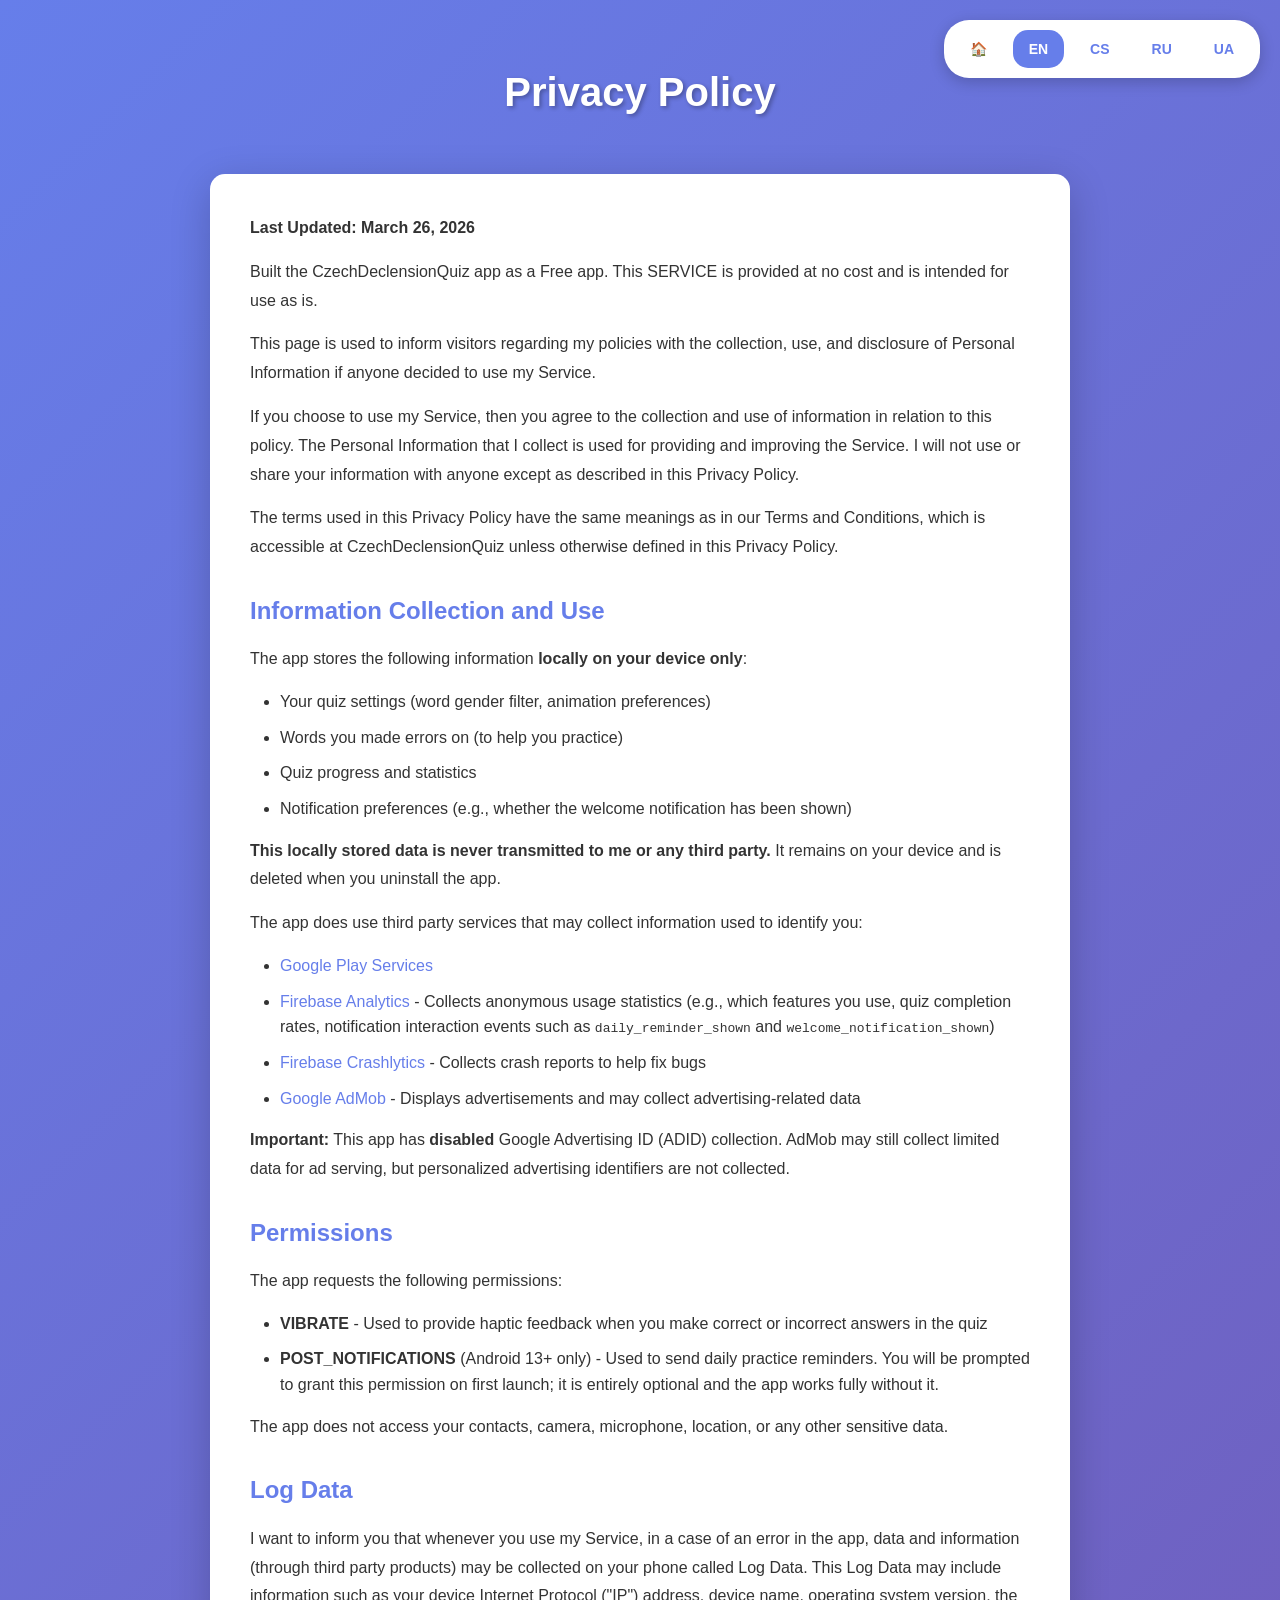
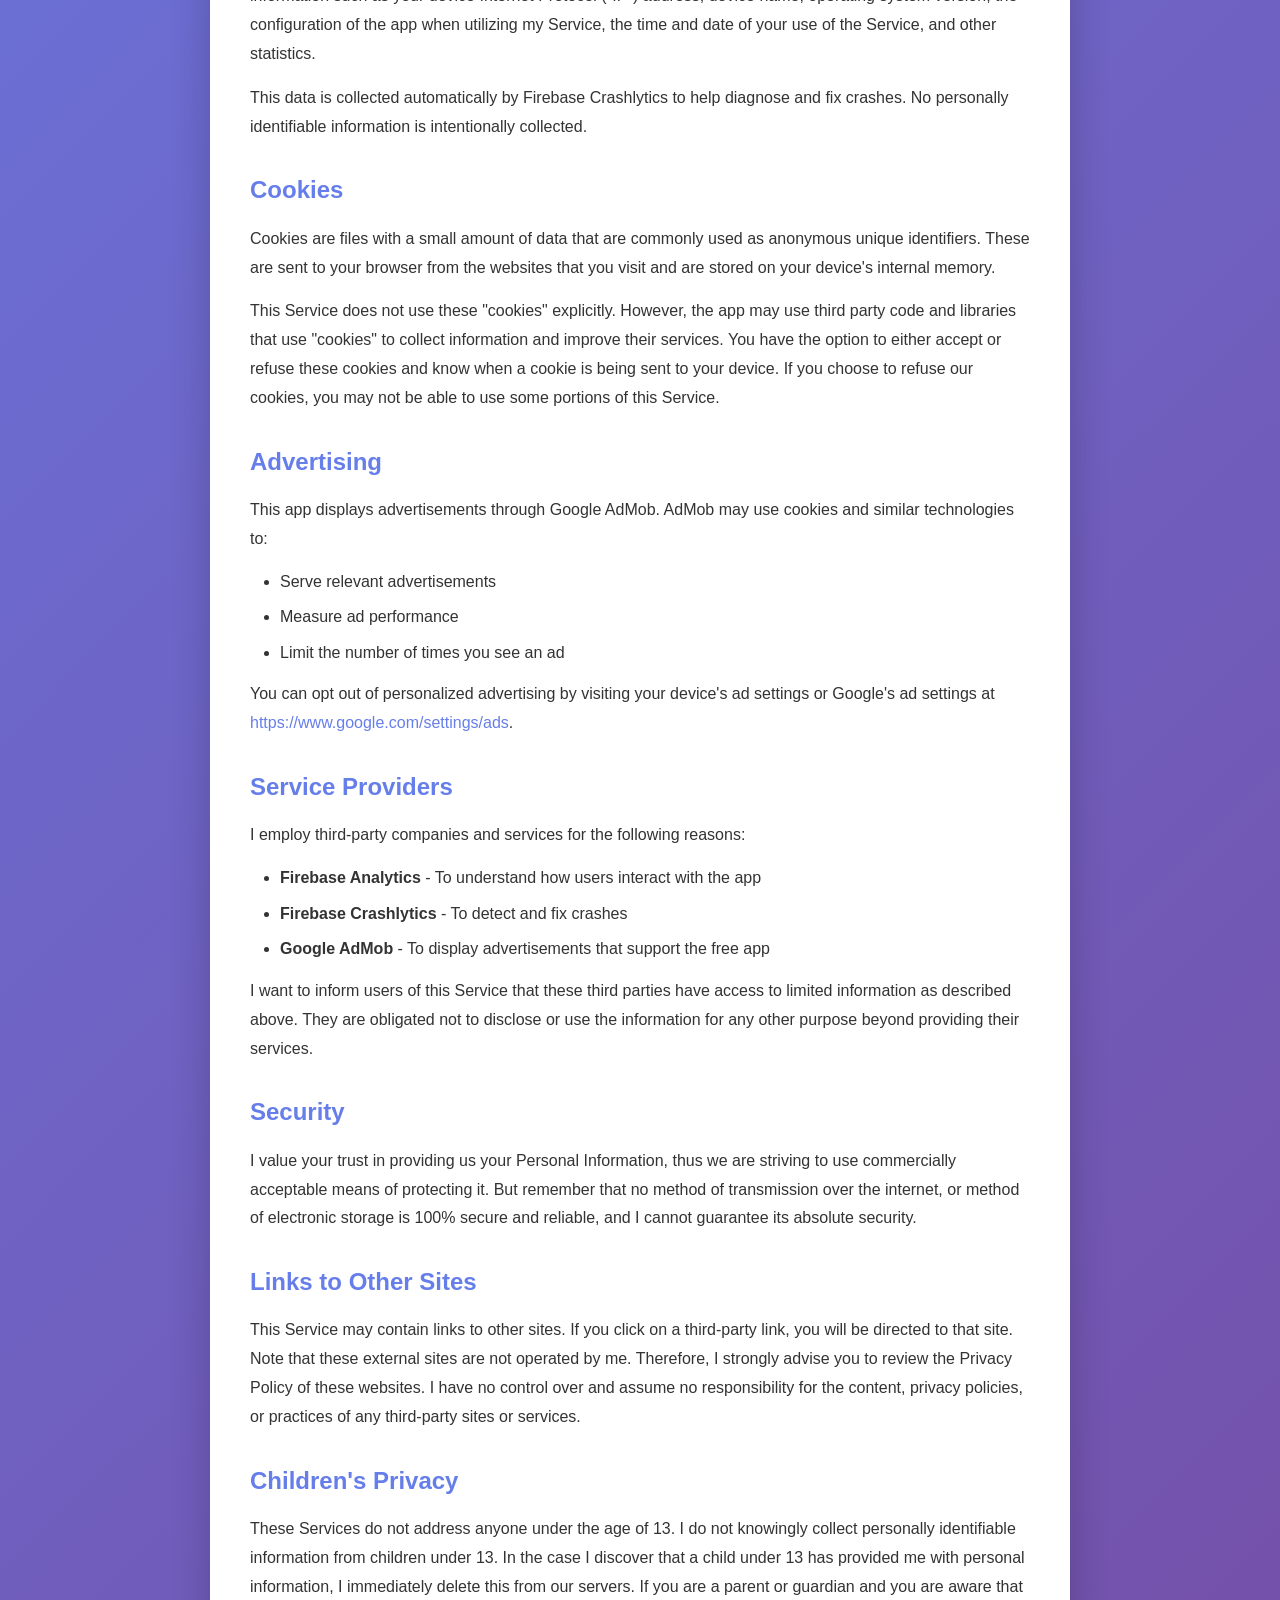
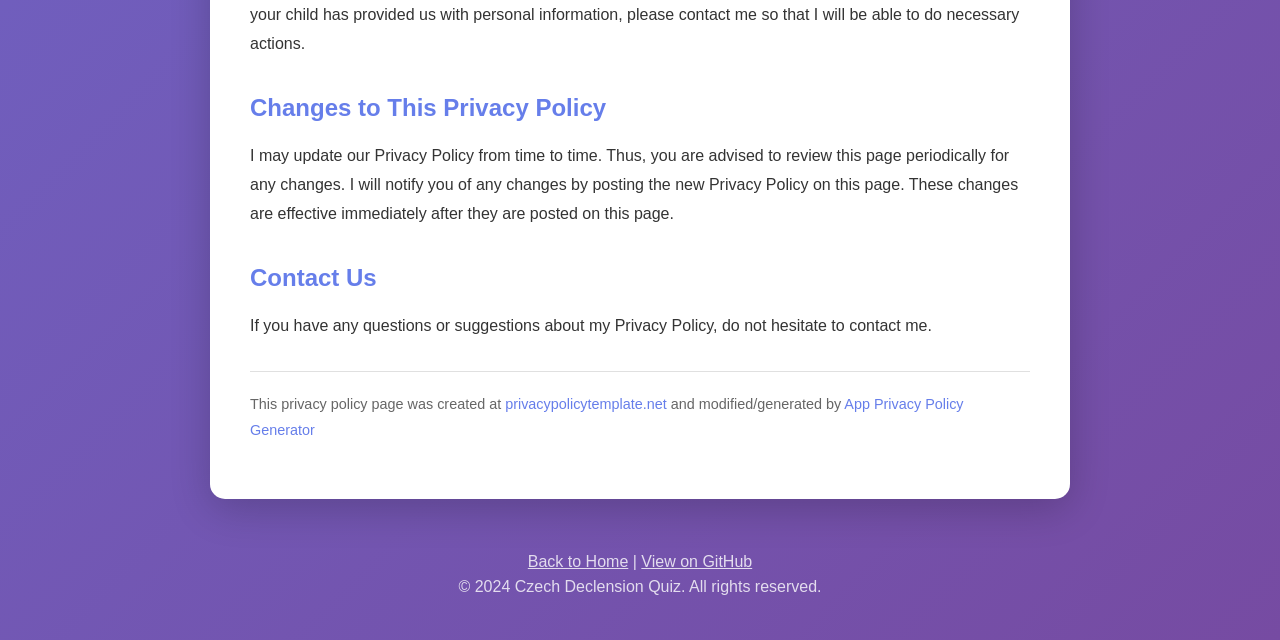
<file: docs/privacy_policy.html>
<!DOCTYPE html>
<html lang="en">
<head>
    <meta charset="UTF-8">
    <meta name="viewport" content="width=device-width, initial-scale=1.0">
    <meta name="description" content="Privacy Policy for Czech Declension Quiz app">
    <meta name="author" content="usharik">
    <title>Privacy Policy - Czech Declension Quiz</title>
    <link rel="stylesheet" href="style.css">
    <link rel="alternate" hreflang="en" href="privacy_policy.html">
    <link rel="alternate" hreflang="cs" href="privacy_policy_cs.html">
    <link rel="alternate" hreflang="ru" href="privacy_policy_ru.html">
    <link rel="alternate" hreflang="uk" href="privacy_policy_ua.html">
</head>
<body>
    <div class="language-switcher">
        <a href="index.html" class="lang-btn">🏠</a>
        <a href="privacy_policy.html" class="lang-btn active">EN</a>
        <a href="privacy_policy_cs.html" class="lang-btn">CS</a>
        <a href="privacy_policy_ru.html" class="lang-btn">RU</a>
        <a href="privacy_policy_ua.html" class="lang-btn">UA</a>
    </div>
    <div class="container">
        <header>
            <h1>Privacy Policy</h1>
        </header>
        
        <div class="main-content privacy-content">
            <p><strong>Last Updated: March 26, 2026</strong></p>

            <p>Built the CzechDeclensionQuiz app as a Free app. This SERVICE is provided at no cost and is intended for use as is.</p>

            <p>This page is used to inform visitors regarding my policies with the collection, use, and disclosure of Personal Information if anyone decided to use my Service.</p>

            <p>If you choose to use my Service, then you agree to the collection and use of information in relation to this policy. The Personal Information that I collect is used for providing and improving the Service. I will not use or share your information with anyone except as described in this Privacy Policy.</p>

            <p>The terms used in this Privacy Policy have the same meanings as in our Terms and Conditions, which is accessible at CzechDeclensionQuiz unless otherwise defined in this Privacy Policy.</p>

            <h2>Information Collection and Use</h2>

            <p>The app stores the following information <strong>locally on your device only</strong>:</p>
            <ul>
                <li>Your quiz settings (word gender filter, animation preferences)</li>
                <li>Words you made errors on (to help you practice)</li>
                <li>Quiz progress and statistics</li>
                <li>Notification preferences (e.g., whether the welcome notification has been shown)</li>
            </ul>

            <p><strong>This locally stored data is never transmitted to me or any third party.</strong> It remains on your device and is deleted when you uninstall the app.</p>

            <p>The app does use third party services that may collect information used to identify you:</p>

            <ul>
                <li><a href="https://www.google.com/policies/privacy/" target="_blank">Google Play Services</a></li>
                <li><a href="https://firebase.google.com/policies/analytics" target="_blank">Firebase Analytics</a> - Collects anonymous usage statistics (e.g., which features you use, quiz completion rates, notification interaction events such as <code>daily_reminder_shown</code> and <code>welcome_notification_shown</code>)</li>
                <li><a href="https://firebase.google.com/support/privacy" target="_blank">Firebase Crashlytics</a> - Collects crash reports to help fix bugs</li>
                <li><a href="https://support.google.com/admob/answer/6128543" target="_blank">Google AdMob</a> - Displays advertisements and may collect advertising-related data</li>
            </ul>

            <p><strong>Important:</strong> This app has <strong>disabled</strong> Google Advertising ID (ADID) collection. AdMob may still collect limited data for ad serving, but personalized advertising identifiers are not collected.</p>
            
            <h2>Permissions</h2>

            <p>The app requests the following permissions:</p>
            <ul>
                <li><strong>VIBRATE</strong> - Used to provide haptic feedback when you make correct or incorrect answers in the quiz</li>
                <li><strong>POST_NOTIFICATIONS</strong> (Android 13+ only) - Used to send daily practice reminders. You will be prompted to grant this permission on first launch; it is entirely optional and the app works fully without it.</li>
            </ul>

            <p>The app does not access your contacts, camera, microphone, location, or any other sensitive data.</p>

            <h2>Log Data</h2>

            <p>I want to inform you that whenever you use my Service, in a case of an error in the app, data and information (through third party products) may be collected on your phone called Log Data. This Log Data may include information such as your device Internet Protocol ("IP") address, device name, operating system version, the configuration of the app when utilizing my Service, the time and date of your use of the Service, and other statistics.</p>

            <p>This data is collected automatically by Firebase Crashlytics to help diagnose and fix crashes. No personally identifiable information is intentionally collected.</p>
            
            <h2>Cookies</h2>
            
            <p>Cookies are files with a small amount of data that are commonly used as anonymous unique identifiers. These are sent to your browser from the websites that you visit and are stored on your device's internal memory.</p>
            
            <p>This Service does not use these "cookies" explicitly. However, the app may use third party code and libraries that use "cookies" to collect information and improve their services. You have the option to either accept or refuse these cookies and know when a cookie is being sent to your device. If you choose to refuse our cookies, you may not be able to use some portions of this Service.</p>
            
            <h2>Advertising</h2>

            <p>This app displays advertisements through Google AdMob. AdMob may use cookies and similar technologies to:</p>
            <ul>
                <li>Serve relevant advertisements</li>
                <li>Measure ad performance</li>
                <li>Limit the number of times you see an ad</li>
            </ul>

            <p>You can opt out of personalized advertising by visiting your device's ad settings or Google's ad settings at <a href="https://www.google.com/settings/ads" target="_blank">https://www.google.com/settings/ads</a>.</p>

            <h2>Service Providers</h2>

            <p>I employ third-party companies and services for the following reasons:</p>

            <ul>
                <li><strong>Firebase Analytics</strong> - To understand how users interact with the app</li>
                <li><strong>Firebase Crashlytics</strong> - To detect and fix crashes</li>
                <li><strong>Google AdMob</strong> - To display advertisements that support the free app</li>
            </ul>

            <p>I want to inform users of this Service that these third parties have access to limited information as described above. They are obligated not to disclose or use the information for any other purpose beyond providing their services.</p>
            
            <h2>Security</h2>
            
            <p>I value your trust in providing us your Personal Information, thus we are striving to use commercially acceptable means of protecting it. But remember that no method of transmission over the internet, or method of electronic storage is 100% secure and reliable, and I cannot guarantee its absolute security.</p>
            
            <h2>Links to Other Sites</h2>
            
            <p>This Service may contain links to other sites. If you click on a third-party link, you will be directed to that site. Note that these external sites are not operated by me. Therefore, I strongly advise you to review the Privacy Policy of these websites. I have no control over and assume no responsibility for the content, privacy policies, or practices of any third-party sites or services.</p>
            
            <h2>Children's Privacy</h2>
            
            <p>These Services do not address anyone under the age of 13. I do not knowingly collect personally identifiable information from children under 13. In the case I discover that a child under 13 has provided me with personal information, I immediately delete this from our servers. If you are a parent or guardian and you are aware that your child has provided us with personal information, please contact me so that I will be able to do necessary actions.</p>
            
            <h2>Changes to This Privacy Policy</h2>
            
            <p>I may update our Privacy Policy from time to time. Thus, you are advised to review this page periodically for any changes. I will notify you of any changes by posting the new Privacy Policy on this page. These changes are effective immediately after they are posted on this page.</p>
            
            <h2>Contact Us</h2>
            
            <p>If you have any questions or suggestions about my Privacy Policy, do not hesitate to contact me.</p>
            
            <p class="small-text">This privacy policy page was created at <a href="https://privacypolicytemplate.net" target="_blank">privacypolicytemplate.net</a> and modified/generated by <a href="https://app-privacy-policy-generator.firebaseapp.com/" target="_blank">App Privacy Policy Generator</a></p>
        </div>

        <footer>
            <p>
                <a href="index.html">Back to Home</a> | 
                <a href="https://github.com/usharik/CzechDeclensionQuiz">View on GitHub</a>
            </p>
            <p>&copy; 2024 Czech Declension Quiz. All rights reserved.</p>
        </footer>
    </div>
</body>
</html>
</file>
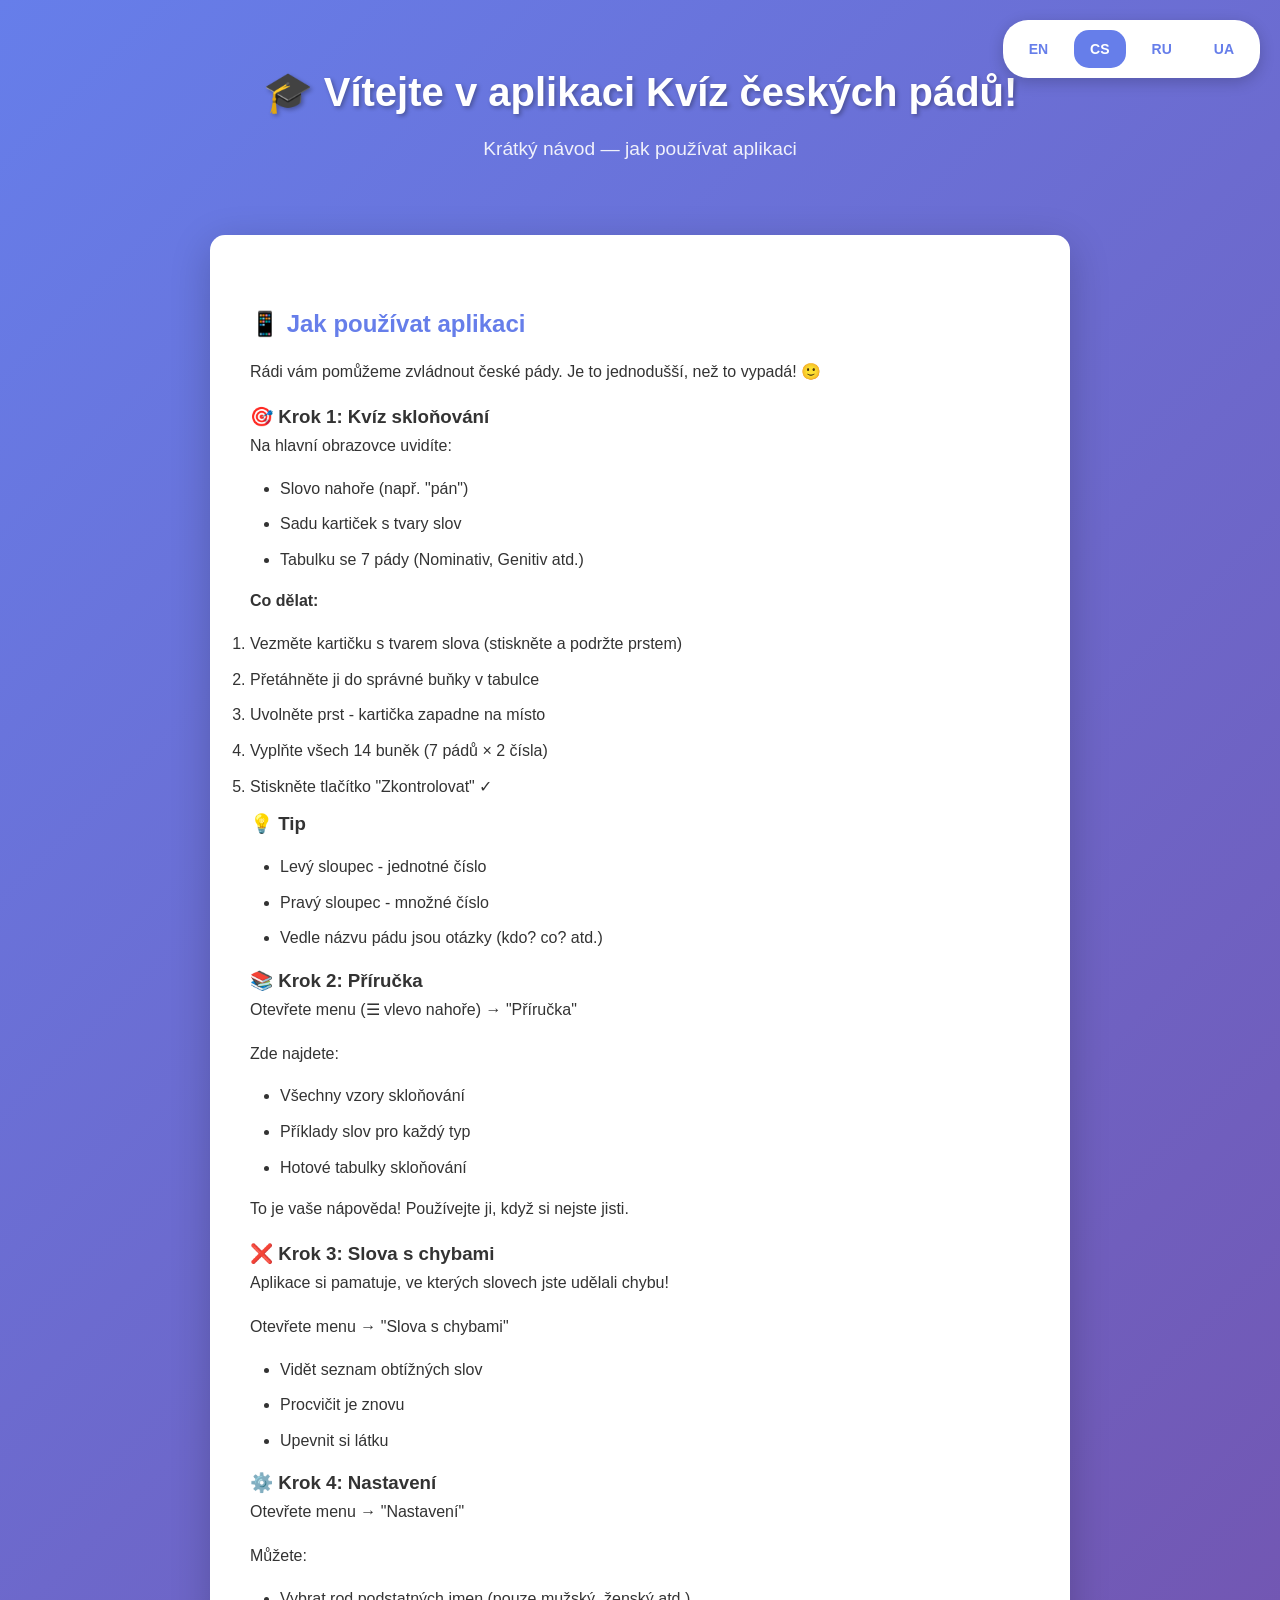
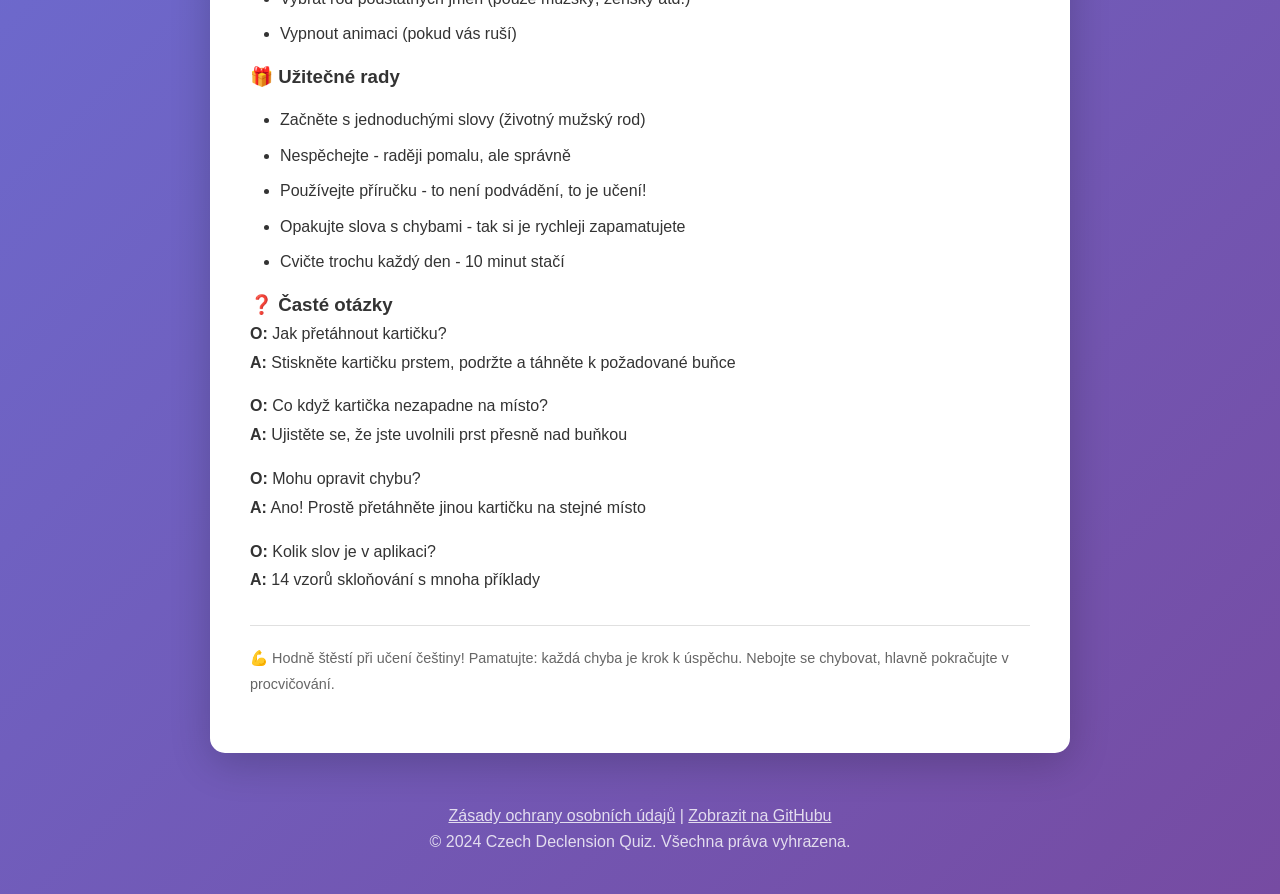
<file: docs/tutorial_cs.html>
<!DOCTYPE html>
<html lang="cs">
<head>
    <meta charset="UTF-8">
    <meta name="viewport" content="width=device-width, initial-scale=1.0">
    <meta name="description" content="Návod - Jak používat Kvíz českých pádů">
    <title>Návod — Kvíz českých pádů</title>
    <link rel="stylesheet" href="style.css">
    <link rel="alternate" hreflang="en" href="index.html">
    <link rel="alternate" hreflang="cs" href="cs.html">
    <link rel="alternate" hreflang="ru" href="ru.html">
    <link rel="alternate" hreflang="uk" href="ua.html">
</head>
<body>
    <div class="language-switcher">
        <a href="index.html" class="lang-btn">EN</a>
        <a href="cs.html" class="lang-btn active">CS</a>
        <a href="ru.html" class="lang-btn">RU</a>
        <a href="ua.html" class="lang-btn">UA</a>
    </div>
    <div class="container">
        <header>
            <h1>🎓 Vítejte v aplikaci Kvíz českých pádů!</h1>
            <p class="tagline">Krátký návod — jak používat aplikaci</p>
        </header>

        <div class="main-content privacy-content">
            <h2>📱 Jak používat aplikaci</h2>
            <p>Rádi vám pomůžeme zvládnout české pády. Je to jednodušší, než to vypadá! 🙂</p>

            <h3>🎯 Krok 1: Kvíz skloňování</h3>
            <p>Na hlavní obrazovce uvidíte:</p>
            <ul>
                <li>Slovo nahoře (např. "pán")</li>
                <li>Sadu kartiček s tvary slov</li>
                <li>Tabulku se 7 pády (Nominativ, Genitiv atd.)</li>
            </ul>
            <p><strong>Co dělat:</strong></p>
            <ol>
                <li>Vezměte kartičku s tvarem slova (stiskněte a podržte prstem)</li>
                <li>Přetáhněte ji do správné buňky v tabulce</li>
                <li>Uvolněte prst - kartička zapadne na místo</li>
                <li>Vyplňte všech 14 buněk (7 pádů × 2 čísla)</li>
                <li>Stiskněte tlačítko "Zkontrolovat" ✓</li>
            </ol>

            <h3>💡 Tip</h3>
            <ul>
                <li>Levý sloupec - jednotné číslo</li>
                <li>Pravý sloupec - množné číslo</li>
                <li>Vedle názvu pádu jsou otázky (kdo? co? atd.)</li>
            </ul>

            <h3>📚 Krok 2: Příručka</h3>
            <p>Otevřete menu (☰ vlevo nahoře) → "Příručka"</p>
            <p>Zde najdete:</p>
            <ul>
                <li>Všechny vzory skloňování</li>
                <li>Příklady slov pro každý typ</li>
                <li>Hotové tabulky skloňování</li>
            </ul>
            <p>To je vaše nápověda! Používejte ji, když si nejste jisti.</p>

            <h3>❌ Krok 3: Slova s chybami</h3>
            <p>Aplikace si pamatuje, ve kterých slovech jste udělali chybu!</p>
            <p>Otevřete menu → "Slova s chybami"</p>
            <ul>
                <li>Vidět seznam obtížných slov</li>
                <li>Procvičit je znovu</li>
                <li>Upevnit si látku</li>
            </ul>

            <h3>⚙️ Krok 4: Nastavení</h3>
            <p>Otevřete menu → "Nastavení"</p>
            <p>Můžete:</p>
            <ul>
                <li>Vybrat rod podstatných jmen (pouze mužský, ženský atd.)</li>
                <li>Vypnout animaci (pokud vás ruší)</li>
            </ul>

            <h3>🎁 Užitečné rady</h3>
            <ul>
                <li>Začněte s jednoduchými slovy (životný mužský rod)</li>
                <li>Nespěchejte - raději pomalu, ale správně</li>
                <li>Používejte příručku - to není podvádění, to je učení!</li>
                <li>Opakujte slova s chybami - tak si je rychleji zapamatujete</li>
                <li>Cvičte trochu každý den - 10 minut stačí</li>
            </ul>

            <h3>❓ Časté otázky</h3>
            <p><strong>O:</strong> Jak přetáhnout kartičku?<br>
            <strong>A:</strong> Stiskněte kartičku prstem, podržte a táhněte k požadované buňce</p>

            <p><strong>O:</strong> Co když kartička nezapadne na místo?<br>
            <strong>A:</strong> Ujistěte se, že jste uvolnili prst přesně nad buňkou</p>

            <p><strong>O:</strong> Mohu opravit chybu?<br>
            <strong>A:</strong> Ano! Prostě přetáhněte jinou kartičku na stejné místo</p>

            <p><strong>O:</strong> Kolik slov je v aplikaci?<br>
            <strong>A:</strong> 14 vzorů skloňování s mnoha příklady</p>

            <p class="small-text">💪 Hodně štěstí při učení češtiny! Pamatujte: každá chyba je krok k úspěchu. Nebojte se chybovat, hlavně pokračujte v procvičování.</p>
        </div>

        <footer>
            <p>
                <a href="privacy_policy.html">Zásady ochrany osobních údajů</a> |
                <a href="https://github.com/usharik/CzechDeclensionQuiz">Zobrazit na GitHubu</a>
            </p>
            <p>&copy; 2024 Czech Declension Quiz. Všechna práva vyhrazena.</p>
        </footer>
    </div>
</body>
</html>
</file>
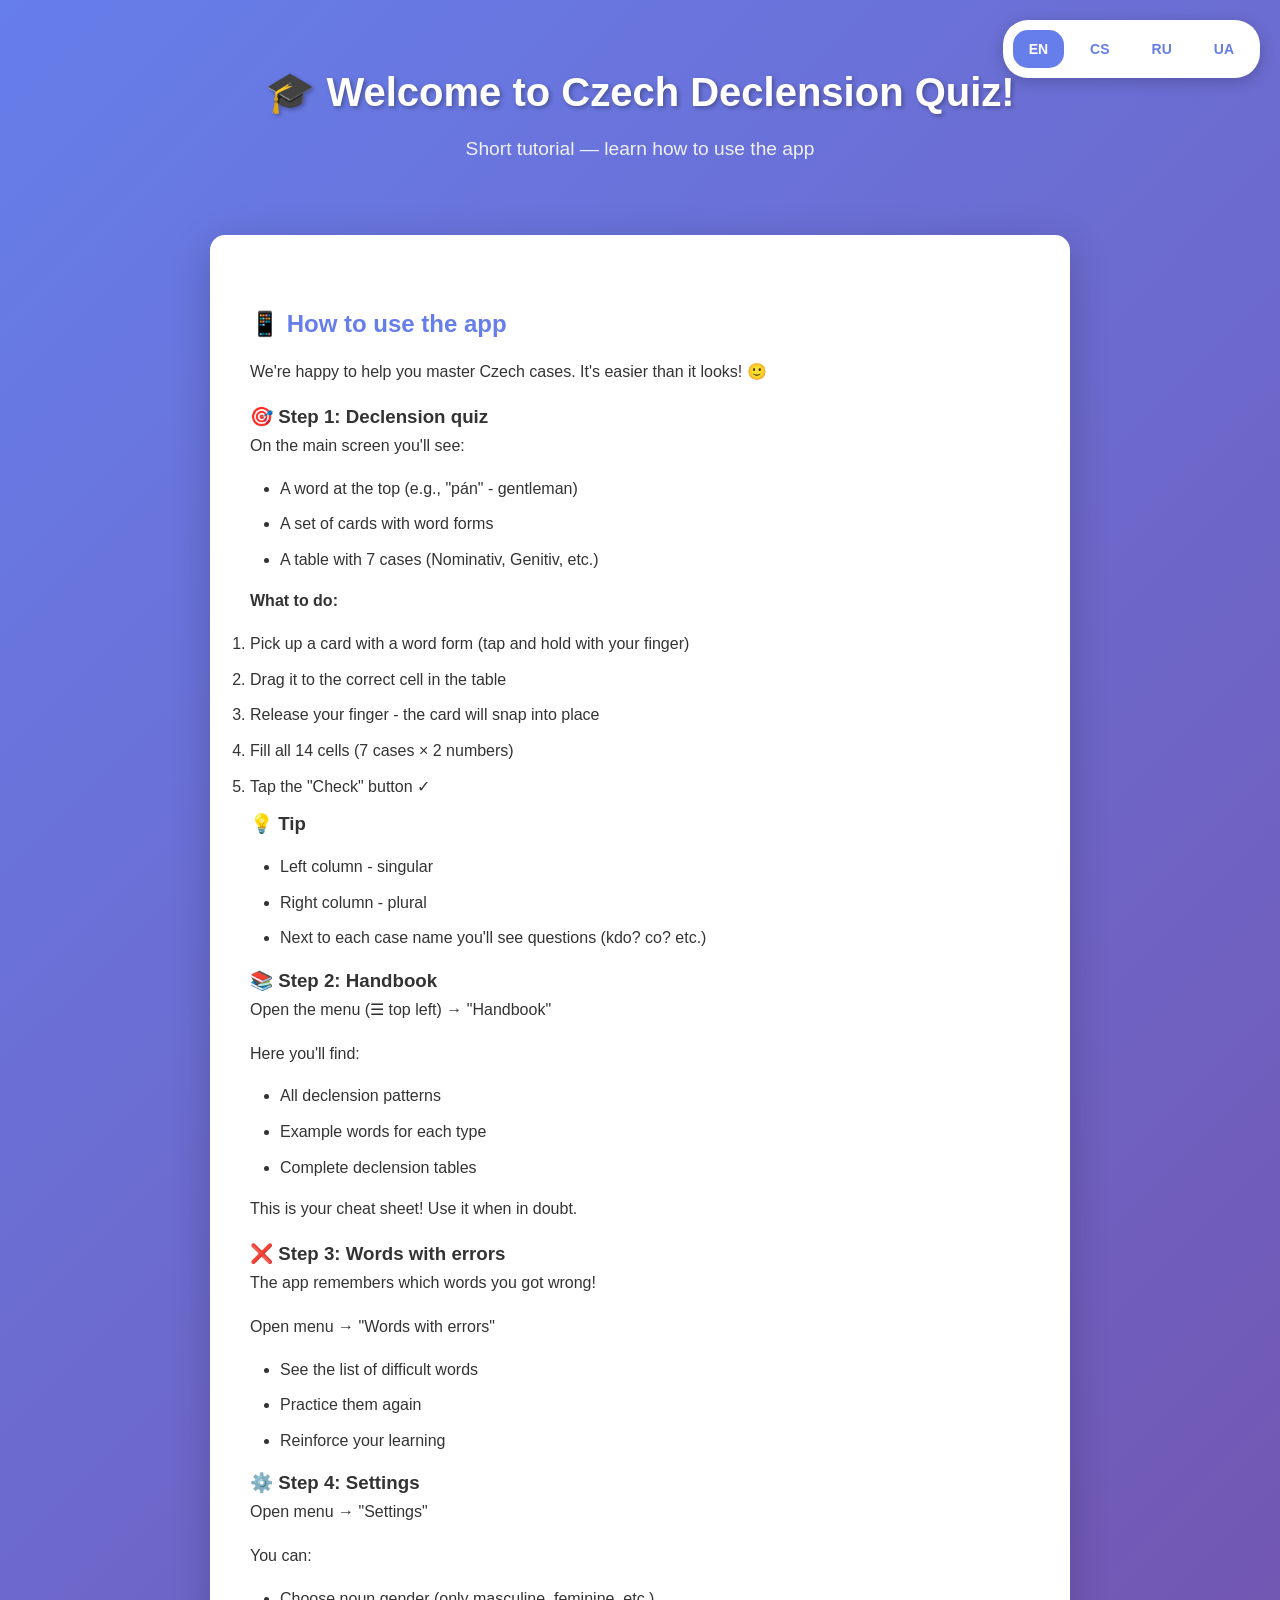
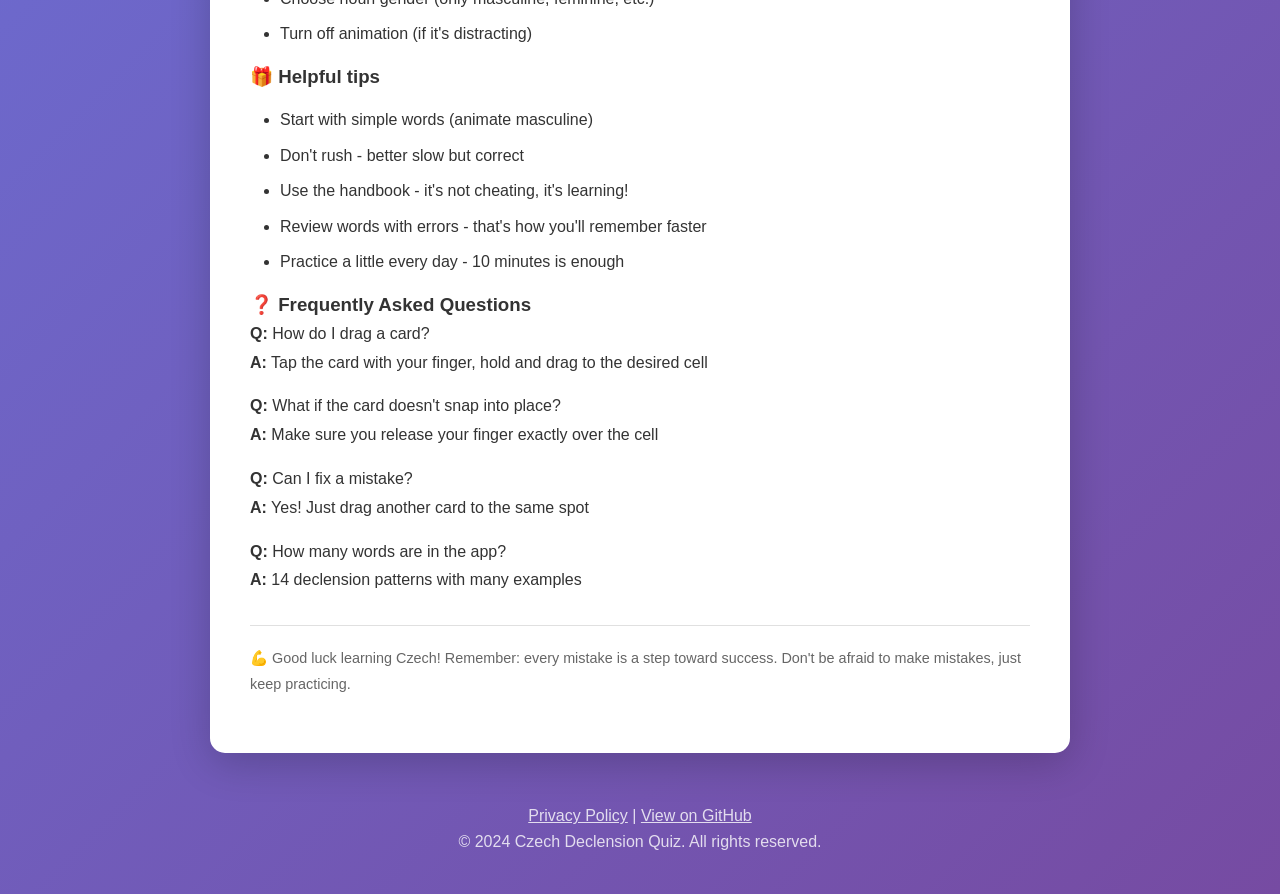
<file: docs/tutorial_en.html>
<!DOCTYPE html>
<html lang="en">
<head>
    <meta charset="UTF-8">
    <meta name="viewport" content="width=device-width, initial-scale=1.0">
    <meta name="description" content="Tutorial - How to use Czech Declension Quiz">
    <title>Tutorial — Czech Declension Quiz</title>
    <link rel="stylesheet" href="style.css">
    <link rel="alternate" hreflang="en" href="index.html">
    <link rel="alternate" hreflang="cs" href="cs.html">
    <link rel="alternate" hreflang="ru" href="ru.html">
    <link rel="alternate" hreflang="uk" href="ua.html">
</head>
<body>
    <div class="language-switcher">
        <a href="index.html" class="lang-btn active">EN</a>
        <a href="cs.html" class="lang-btn">CS</a>
        <a href="ru.html" class="lang-btn">RU</a>
        <a href="ua.html" class="lang-btn">UA</a>
    </div>
    <div class="container">
        <header>
            <h1>🎓 Welcome to Czech Declension Quiz!</h1>
            <p class="tagline">Short tutorial — learn how to use the app</p>
        </header>

        <div class="main-content privacy-content">
            <h2>📱 How to use the app</h2>
            <p>We're happy to help you master Czech cases. It's easier than it looks! 🙂</p>

            <h3>🎯 Step 1: Declension quiz</h3>
            <p>On the main screen you'll see:</p>
            <ul>
                <li>A word at the top (e.g., "pán" - gentleman)</li>
                <li>A set of cards with word forms</li>
                <li>A table with 7 cases (Nominativ, Genitiv, etc.)</li>
            </ul>
            <p><strong>What to do:</strong></p>
            <ol>
                <li>Pick up a card with a word form (tap and hold with your finger)</li>
                <li>Drag it to the correct cell in the table</li>
                <li>Release your finger - the card will snap into place</li>
                <li>Fill all 14 cells (7 cases × 2 numbers)</li>
                <li>Tap the "Check" button ✓</li>
            </ol>

            <h3>💡 Tip</h3>
            <ul>
                <li>Left column - singular</li>
                <li>Right column - plural</li>
                <li>Next to each case name you'll see questions (kdo? co? etc.)</li>
            </ul>

            <h3>📚 Step 2: Handbook</h3>
            <p>Open the menu (☰ top left) → "Handbook"</p>
            <p>Here you'll find:</p>
            <ul>
                <li>All declension patterns</li>
                <li>Example words for each type</li>
                <li>Complete declension tables</li>
            </ul>
            <p>This is your cheat sheet! Use it when in doubt.</p>

            <h3>❌ Step 3: Words with errors</h3>
            <p>The app remembers which words you got wrong!</p>
            <p>Open menu → "Words with errors"</p>
            <ul>
                <li>See the list of difficult words</li>
                <li>Practice them again</li>
                <li>Reinforce your learning</li>
            </ul>

            <h3>⚙️ Step 4: Settings</h3>
            <p>Open menu → "Settings"</p>
            <p>You can:</p>
            <ul>
                <li>Choose noun gender (only masculine, feminine, etc.)</li>
                <li>Turn off animation (if it's distracting)</li>
            </ul>

            <h3>🎁 Helpful tips</h3>
            <ul>
                <li>Start with simple words (animate masculine)</li>
                <li>Don't rush - better slow but correct</li>
                <li>Use the handbook - it's not cheating, it's learning!</li>
                <li>Review words with errors - that's how you'll remember faster</li>
                <li>Practice a little every day - 10 minutes is enough</li>
            </ul>

            <h3>❓ Frequently Asked Questions</h3>
            <p><strong>Q:</strong> How do I drag a card?<br>
            <strong>A:</strong> Tap the card with your finger, hold and drag to the desired cell</p>

            <p><strong>Q:</strong> What if the card doesn't snap into place?<br>
            <strong>A:</strong> Make sure you release your finger exactly over the cell</p>

            <p><strong>Q:</strong> Can I fix a mistake?<br>
            <strong>A:</strong> Yes! Just drag another card to the same spot</p>

            <p><strong>Q:</strong> How many words are in the app?<br>
            <strong>A:</strong> 14 declension patterns with many examples</p>

            <p class="small-text">💪 Good luck learning Czech! Remember: every mistake is a step toward success. Don't be afraid to make mistakes, just keep practicing.</p>
        </div>

        <footer>
            <p>
                <a href="privacy_policy.html">Privacy Policy</a> |
                <a href="https://github.com/usharik/CzechDeclensionQuiz">View on GitHub</a>
            </p>
            <p>&copy; 2024 Czech Declension Quiz. All rights reserved.</p>
        </footer>
    </div>
</body>
</html>
</file>
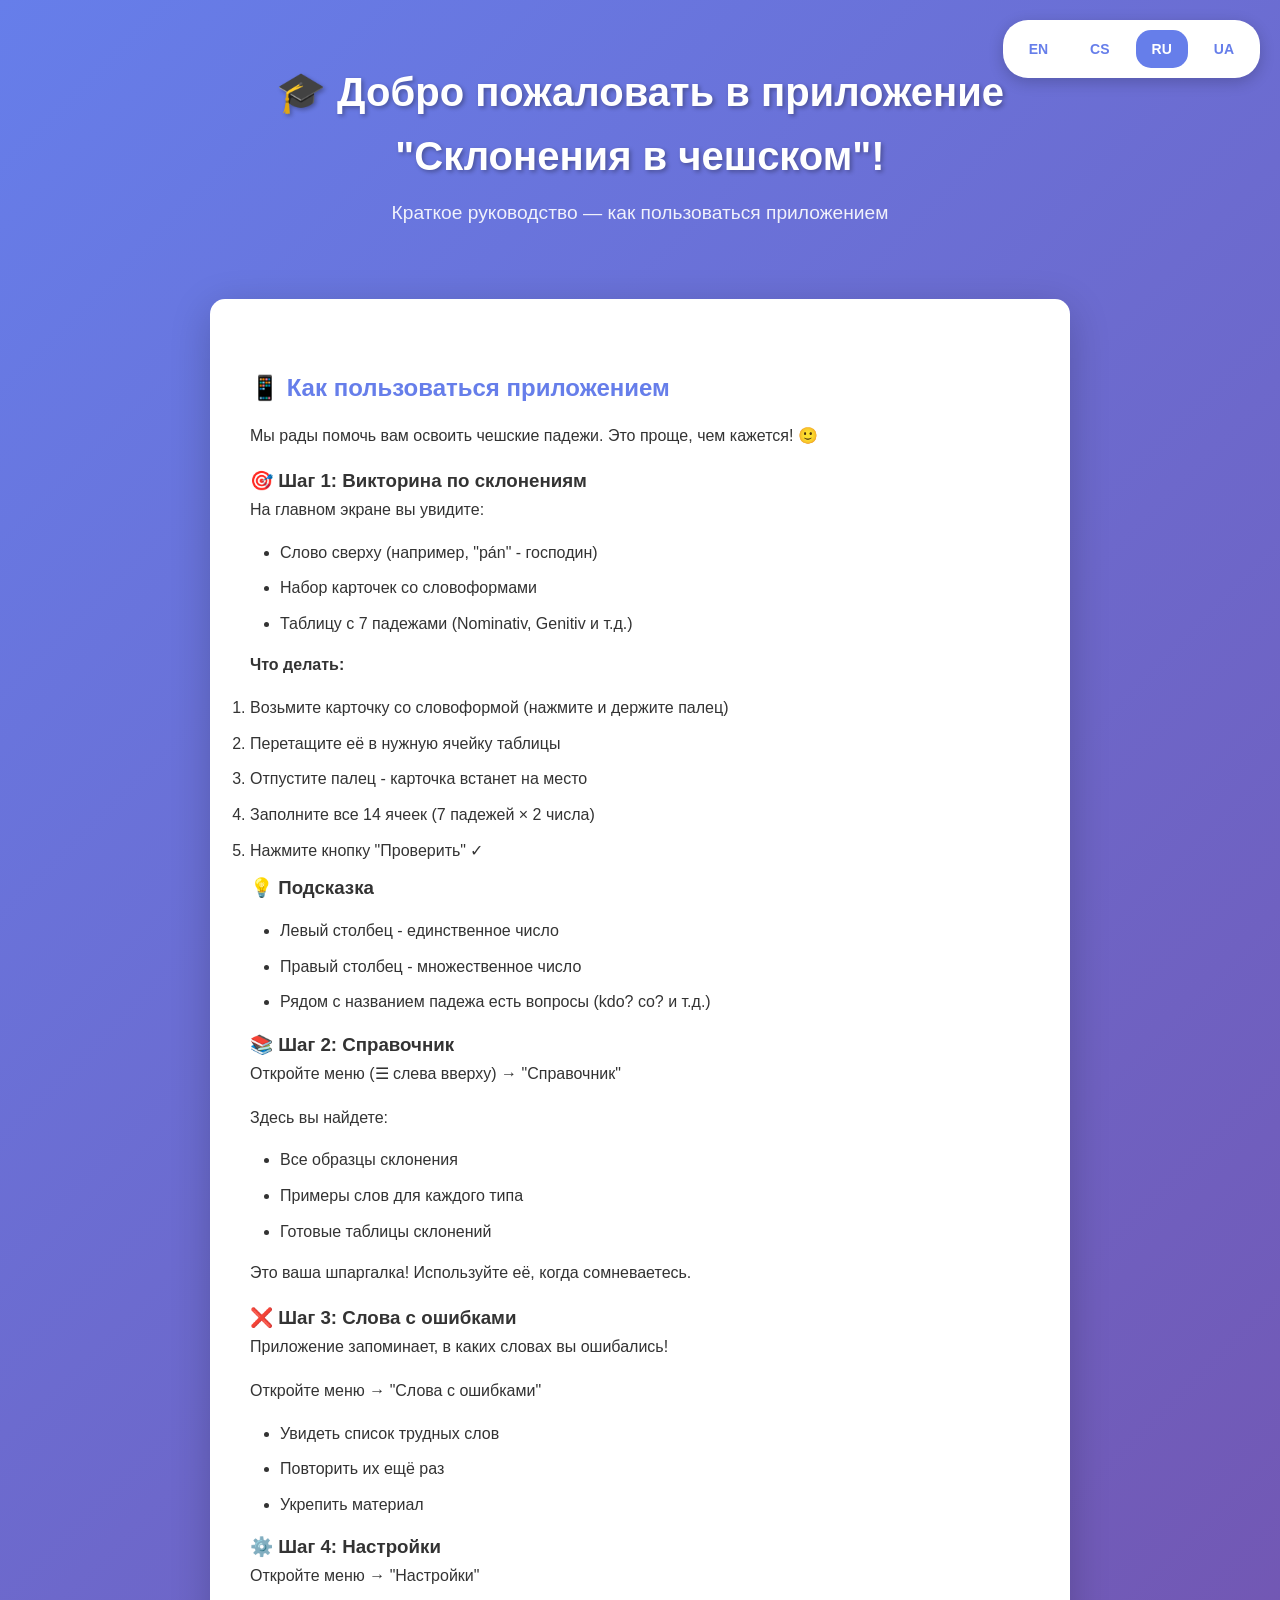
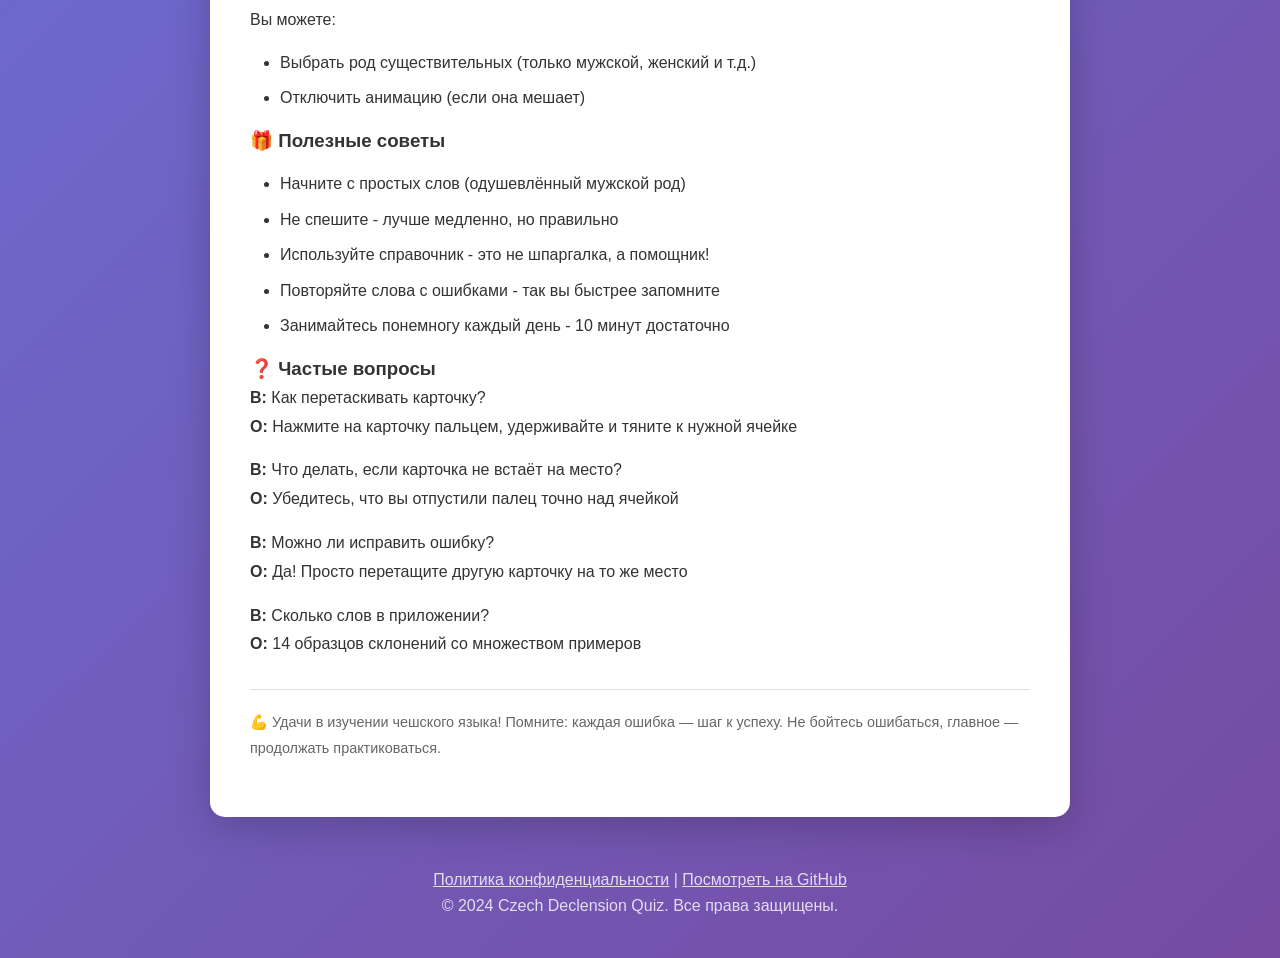
<file: docs/tutorial_ru.html>
<!DOCTYPE html>
<html lang="ru">
<head>
    <meta charset="UTF-8">
    <meta name="viewport" content="width=device-width, initial-scale=1.0">
    <meta name="description" content="Руководство - Как пользоваться Czech Declension Quiz">
    <title>Руководство — Czech Declension Quiz</title>
    <link rel="stylesheet" href="style.css">
    <link rel="alternate" hreflang="en" href="index.html">
    <link rel="alternate" hreflang="cs" href="cs.html">
    <link rel="alternate" hreflang="ru" href="ru.html">
    <link rel="alternate" hreflang="uk" href="ua.html">
</head>
<body>
    <div class="language-switcher">
        <a href="index.html" class="lang-btn">EN</a>
        <a href="cs.html" class="lang-btn">CS</a>
        <a href="ru.html" class="lang-btn active">RU</a>
        <a href="ua.html" class="lang-btn">UA</a>
    </div>
    <div class="container">
        <header>
            <h1>🎓 Добро пожаловать в приложение "Склонения в чешском"!</h1>
            <p class="tagline">Краткое руководство — как пользоваться приложением</p>
        </header>

        <div class="main-content privacy-content">
            <h2>📱 Как пользоваться приложением</h2>
            <p>Мы рады помочь вам освоить чешские падежи. Это проще, чем кажется! 🙂</p>

            <h3>🎯 Шаг 1: Викторина по склонениям</h3>
            <p>На главном экране вы увидите:</p>
            <ul>
                <li>Слово сверху (например, "pán" - господин)</li>
                <li>Набор карточек со словоформами</li>
                <li>Таблицу с 7 падежами (Nominativ, Genitiv и т.д.)</li>
            </ul>
            <p><strong>Что делать:</strong></p>
            <ol>
                <li>Возьмите карточку со словоформой (нажмите и держите палец)</li>
                <li>Перетащите её в нужную ячейку таблицы</li>
                <li>Отпустите палец - карточка встанет на место</li>
                <li>Заполните все 14 ячеек (7 падежей × 2 числа)</li>
                <li>Нажмите кнопку "Проверить" ✓</li>
            </ol>

            <h3>💡 Подсказка</h3>
            <ul>
                <li>Левый столбец - единственное число</li>
                <li>Правый столбец - множественное число</li>
                <li>Рядом с названием падежа есть вопросы (kdo? co? и т.д.)</li>
            </ul>

            <h3>📚 Шаг 2: Справочник</h3>
            <p>Откройте меню (☰ слева вверху) → "Справочник"</p>
            <p>Здесь вы найдете:</p>
            <ul>
                <li>Все образцы склонения</li>
                <li>Примеры слов для каждого типа</li>
                <li>Готовые таблицы склонений</li>
            </ul>
            <p>Это ваша шпаргалка! Используйте её, когда сомневаетесь.</p>

            <h3>❌ Шаг 3: Слова с ошибками</h3>
            <p>Приложение запоминает, в каких словах вы ошибались!</p>
            <p>Откройте меню → "Слова с ошибками"</p>
            <ul>
                <li>Увидеть список трудных слов</li>
                <li>Повторить их ещё раз</li>
                <li>Укрепить материал</li>
            </ul>

            <h3>⚙️ Шаг 4: Настройки</h3>
            <p>Откройте меню → "Настройки"</p>
            <p>Вы можете:</p>
            <ul>
                <li>Выбрать род существительных (только мужской, женский и т.д.)</li>
                <li>Отключить анимацию (если она мешает)</li>
            </ul>

            <h3>🎁 Полезные советы</h3>
            <ul>
                <li>Начните с простых слов (одушевлённый мужской род)</li>
                <li>Не спешите - лучше медленно, но правильно</li>
                <li>Используйте справочник - это не шпаргалка, а помощник!</li>
                <li>Повторяйте слова с ошибками - так вы быстрее запомните</li>
                <li>Занимайтесь понемногу каждый день - 10 минут достаточно</li>
            </ul>

            <h3>❓ Частые вопросы</h3>
            <p><strong>В:</strong> Как перетаскивать карточку?<br>
            <strong>О:</strong> Нажмите на карточку пальцем, удерживайте и тяните к нужной ячейке</p>

            <p><strong>В:</strong> Что делать, если карточка не встаёт на место?<br>
            <strong>О:</strong> Убедитесь, что вы отпустили палец точно над ячейкой</p>

            <p><strong>В:</strong> Можно ли исправить ошибку?<br>
            <strong>О:</strong> Да! Просто перетащите другую карточку на то же место</p>

            <p><strong>В:</strong> Сколько слов в приложении?<br>
            <strong>О:</strong> 14 образцов склонений со множеством примеров</p>

            <p class="small-text">💪 Удачи в изучении чешского языка! Помните: каждая ошибка — шаг к успеху. Не бойтесь ошибаться, главное — продолжать практиковаться.</p>
        </div>

        <footer>
            <p>
                <a href="privacy_policy.html">Политика конфиденциальности</a> |
                <a href="https://github.com/usharik/CzechDeclensionQuiz">Посмотреть на GitHub</a>
            </p>
            <p>&copy; 2024 Czech Declension Quiz. Все права защищены.</p>
        </footer>
    </div>
</body>
</html>
</file>
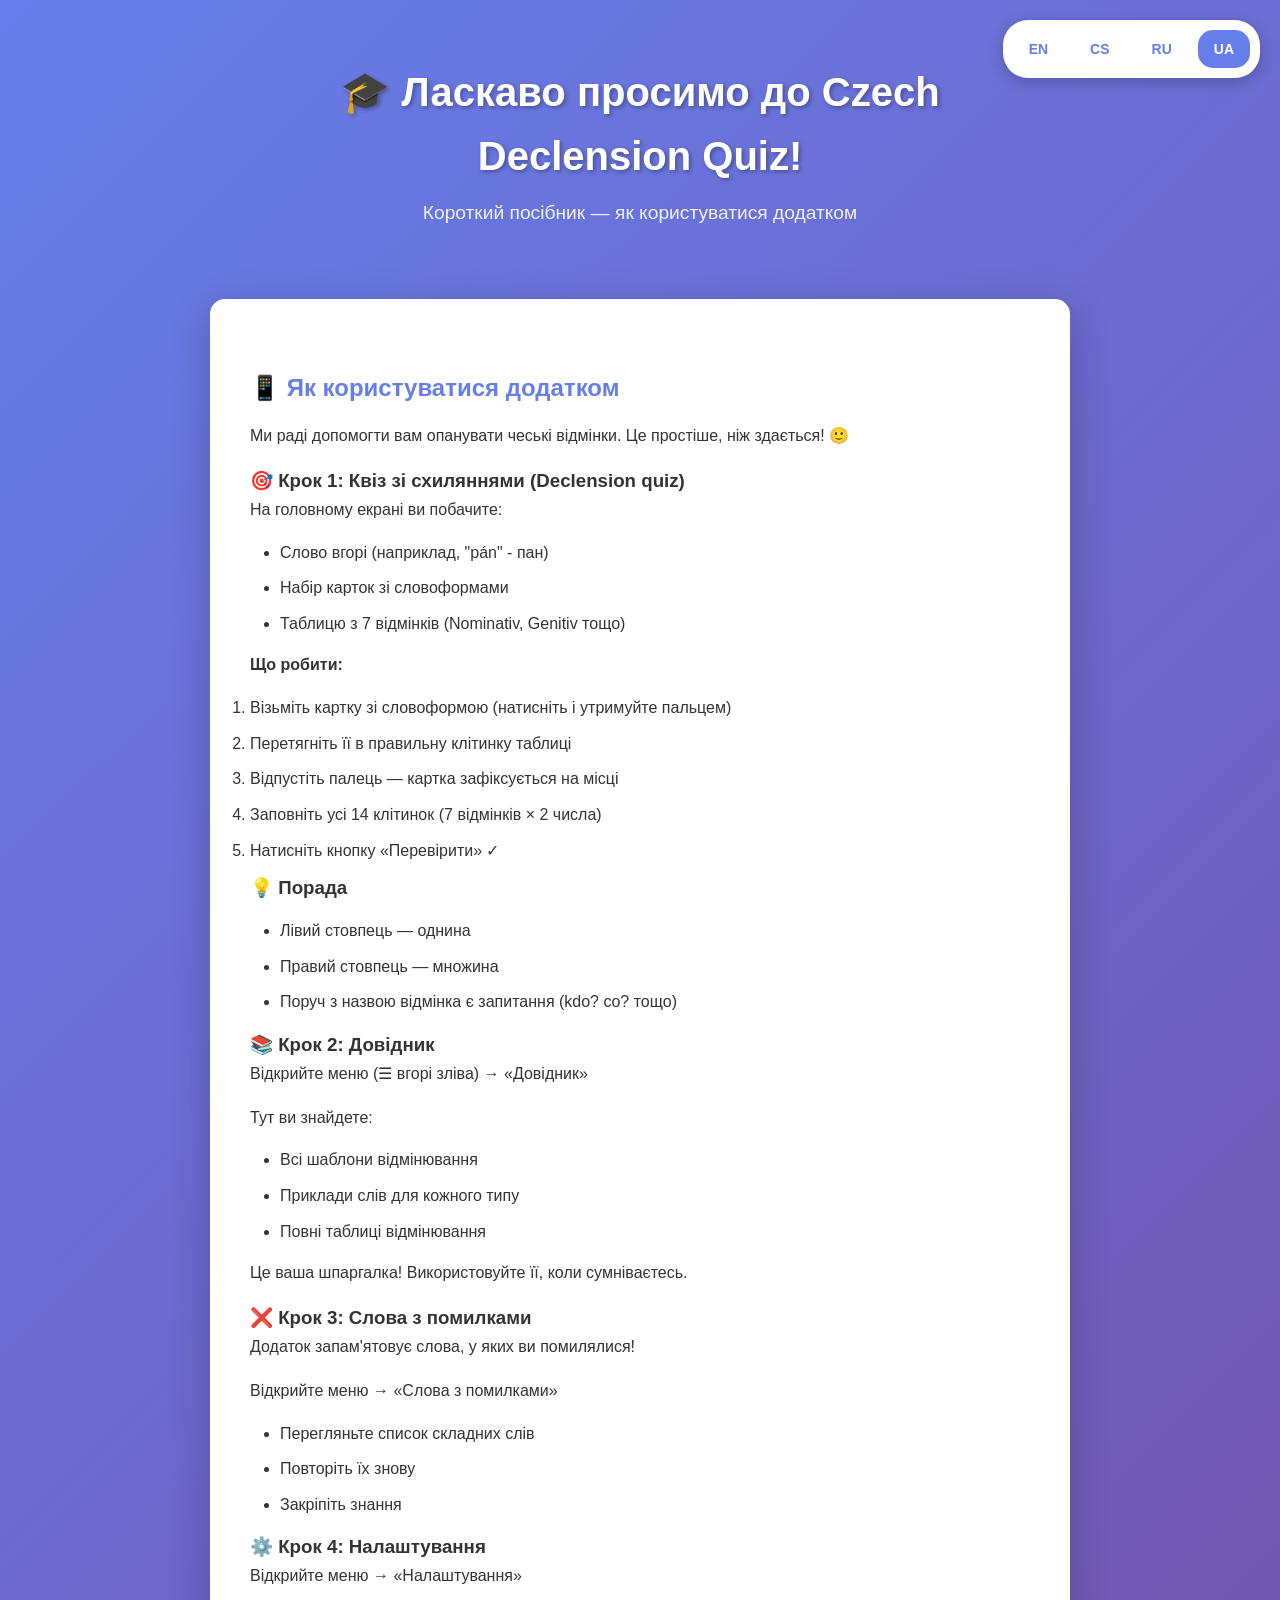
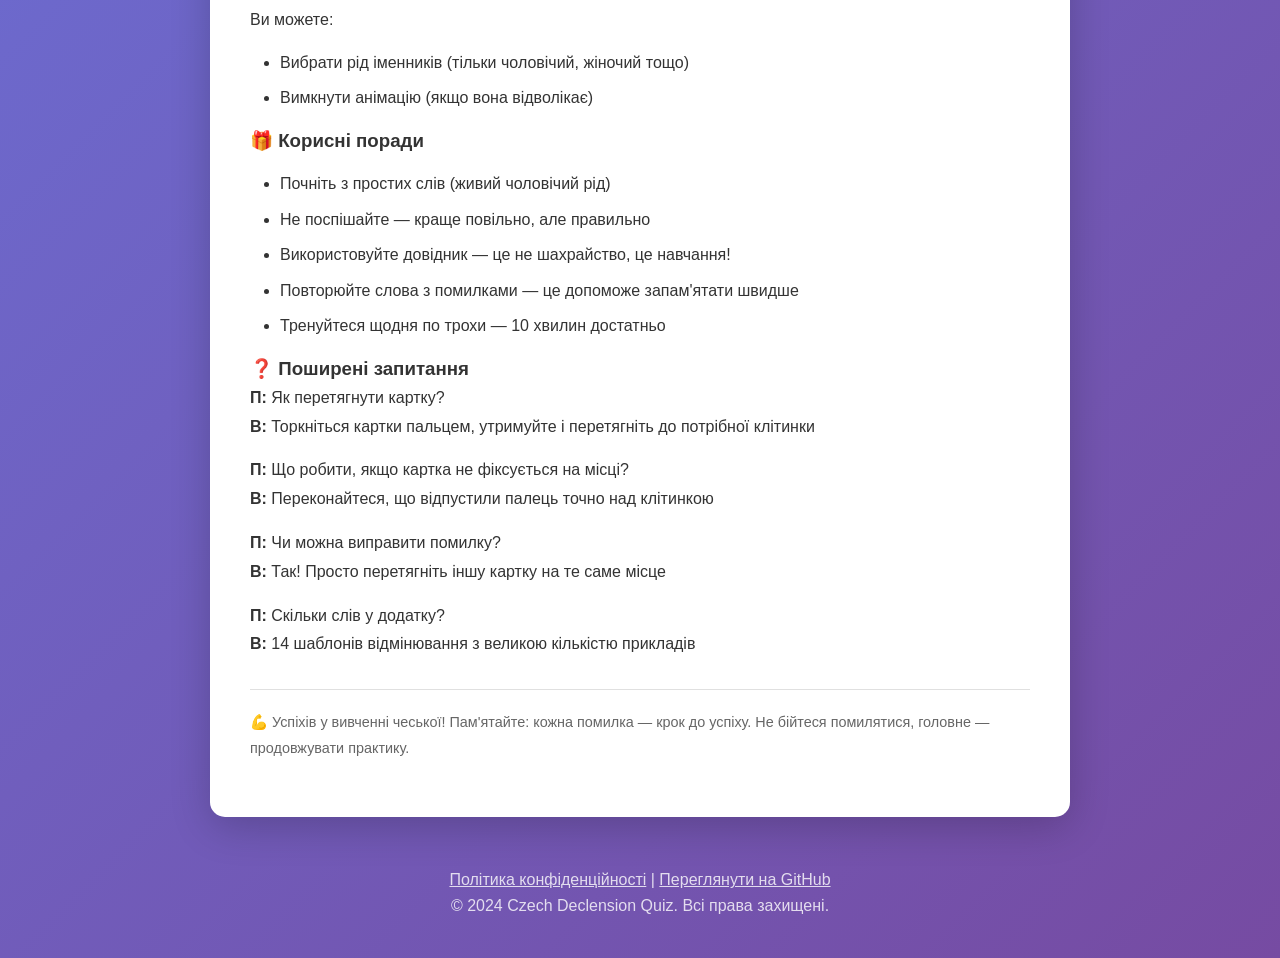
<file: docs/tutorial_ua.html>
<!DOCTYPE html>
<html lang="uk">
<head>
    <meta charset="UTF-8">
    <meta name="viewport" content="width=device-width, initial-scale=1.0">
    <meta name="description" content="Посібник - Як користуватися Czech Declension Quiz">
    <title>Посібник — Czech Declension Quiz</title>
    <link rel="stylesheet" href="style.css">
    <link rel="alternate" hreflang="en" href="index.html">
    <link rel="alternate" hreflang="cs" href="cs.html">
    <link rel="alternate" hreflang="ru" href="ru.html">
    <link rel="alternate" hreflang="uk" href="ua.html">
</head>
<body>
    <div class="language-switcher">
        <a href="index.html" class="lang-btn">EN</a>
        <a href="cs.html" class="lang-btn">CS</a>
        <a href="ru.html" class="lang-btn">RU</a>
        <a href="ua.html" class="lang-btn active">UA</a>
    </div>
    <div class="container">
        <header>
            <h1>🎓 Ласкаво просимо до Czech Declension Quiz!</h1>
            <p class="tagline">Короткий посібник — як користуватися додатком</p>
        </header>

        <div class="main-content privacy-content">
            <h2>📱 Як користуватися додатком</h2>
            <p>Ми раді допомогти вам опанувати чеські відмінки. Це простіше, ніж здається! 🙂</p>

            <h3>🎯 Крок 1: Квіз зі схиляннями (Declension quiz)</h3>
            <p>На головному екрані ви побачите:</p>
            <ul>
                <li>Слово вгорі (наприклад, "pán" - пан)</li>
                <li>Набір карток зі словоформами</li>
                <li>Таблицю з 7 відмінків (Nominativ, Genitiv тощо)</li>
            </ul>
            <p><strong>Що робити:</strong></p>
            <ol>
                <li>Візьміть картку зі словоформою (натисніть і утримуйте пальцем)</li>
                <li>Перетягніть її в правильну клітинку таблиці</li>
                <li>Відпустіть палець — картка зафіксується на місці</li>
                <li>Заповніть усі 14 клітинок (7 відмінків × 2 числа)</li>
                <li>Натисніть кнопку «Перевірити» ✓</li>
            </ol>

            <h3>💡 Порада</h3>
            <ul>
                <li>Лівий стовпець — однина</li>
                <li>Правий стовпець — множина</li>
                <li>Поруч з назвою відмінка є запитання (kdo? co? тощо)</li>
            </ul>

            <h3>📚 Крок 2: Довідник</h3>
            <p>Відкрийте меню (☰ вгорі зліва) → «Довідник»</p>
            <p>Тут ви знайдете:</p>
            <ul>
                <li>Всі шаблони відмінювання</li>
                <li>Приклади слів для кожного типу</li>
                <li>Повні таблиці відмінювання</li>
            </ul>
            <p>Це ваша шпаргалка! Використовуйте її, коли сумніваєтесь.</p>

            <h3>❌ Крок 3: Слова з помилками</h3>
            <p>Додаток запам'ятовує слова, у яких ви помилялися!</p>
            <p>Відкрийте меню → «Слова з помилками»</p>
            <ul>
                <li>Перегляньте список складних слів</li>
                <li>Повторіть їх знову</li>
                <li>Закріпіть знання</li>
            </ul>

            <h3>⚙️ Крок 4: Налаштування</h3>
            <p>Відкрийте меню → «Налаштування»</p>
            <p>Ви можете:</p>
            <ul>
                <li>Вибрати рід іменників (тільки чоловічий, жіночий тощо)</li>
                <li>Вимкнути анімацію (якщо вона відволікає)</li>
            </ul>

            <h3>🎁 Корисні поради</h3>
            <ul>
                <li>Почніть з простих слів (живий чоловічий рід)</li>
                <li>Не поспішайте — краще повільно, але правильно</li>
                <li>Використовуйте довідник — це не шахрайство, це навчання!</li>
                <li>Повторюйте слова з помилками — це допоможе запам'ятати швидше</li>
                <li>Тренуйтеся щодня по трохи — 10 хвилин достатньо</li>
            </ul>

            <h3>❓ Поширені запитання</h3>
            <p><strong>П:</strong> Як перетягнути картку?<br>
            <strong>В:</strong> Торкніться картки пальцем, утримуйте і перетягніть до потрібної клітинки</p>

            <p><strong>П:</strong> Що робити, якщо картка не фіксується на місці?<br>
            <strong>В:</strong> Переконайтеся, що відпустили палець точно над клітинкою</p>

            <p><strong>П:</strong> Чи можна виправити помилку?<br>
            <strong>В:</strong> Так! Просто перетягніть іншу картку на те саме місце</p>

            <p><strong>П:</strong> Скільки слів у додатку?<br>
            <strong>В:</strong> 14 шаблонів відмінювання з великою кількістю прикладів</p>

            <p class="small-text">💪 Успіхів у вивченні чеської! Пам'ятайте: кожна помилка — крок до успіху. Не бійтеся помилятися, головне — продовжувати практику.</p>
        </div>

        <footer>
            <p>
                <a href="privacy_policy.html">Політика конфіденційності</a> |
                <a href="https://github.com/usharik/CzechDeclensionQuiz">Переглянути на GitHub</a>
            </p>
            <p>&copy; 2024 Czech Declension Quiz. Всі права захищені.</p>
        </footer>
    </div>
</body>
</html>
</file>
<file: docs/style.css>
* {
    margin: 0;
    padding: 0;
    box-sizing: border-box;
}

body {
    font-family: -apple-system, BlinkMacSystemFont, 'Segoe UI', Roboto, 'Helvetica Neue', Arial, sans-serif;
    line-height: 1.6;
    color: #333;
    background: linear-gradient(135deg, #667eea 0%, #764ba2 100%);
    min-height: 100vh;
}

.container {
    max-width: 900px;
    margin: 0 auto;
    padding: 20px;
}

header {
    text-align: center;
    padding: 40px 20px;
    color: white;
}

h1 {
    font-size: 2.5em;
    margin-bottom: 10px;
    text-shadow: 2px 2px 4px rgba(0,0,0,0.3);
}

.tagline {
    font-size: 1.2em;
    opacity: 0.9;
    margin-bottom: 30px;
}

.main-content {
    background: white;
    border-radius: 15px;
    padding: 40px;
    box-shadow: 0 10px 40px rgba(0,0,0,0.2);
    margin-bottom: 30px;
}

.media-section {
    display: flex;
    gap: 30px;
    justify-content: center;
    align-items: flex-start;
    margin: 30px 0;
    flex-wrap: wrap;
}

.screenshot {
    text-align: center;
    flex: 0 0 auto;
    width: 249px;
}

.screenshot img {
    width: 100%;
    height: auto;
    border-radius: 10px;
    box-shadow: 0 5px 20px rgba(0,0,0,0.2);
}

.video-container {
    flex: 0 0 auto;
    width: 249px;
}

.video-container iframe {
    width: 100%;
    height: 443px;
    border-radius: 10px;
    box-shadow: 0 5px 20px rgba(0,0,0,0.2);
}

.buttons {
    display: flex;
    flex-wrap: wrap;
    gap: 15px;
    justify-content: center;
    margin: 30px 0;
}

.btn {
    display: inline-flex;
    align-items: center;
    padding: 12px 24px;
    background: #667eea;
    color: white;
    text-decoration: none;
    border-radius: 8px;
    font-weight: 600;
    transition: all 0.3s ease;
    box-shadow: 0 4px 15px rgba(102, 126, 234, 0.3);
}

.btn:hover {
    background: #5568d3;
    transform: translateY(-2px);
    box-shadow: 0 6px 20px rgba(102, 126, 234, 0.4);
}

.btn-secondary {
    background: #48bb78;
    box-shadow: 0 4px 15px rgba(72, 187, 120, 0.3);
}

.btn-secondary:hover {
    background: #38a169;
    box-shadow: 0 6px 20px rgba(72, 187, 120, 0.4);
}

.btn-outline {
    background: white;
    color: #667eea;
    border: 2px solid #667eea;
    box-shadow: none;
}

.btn-outline:hover {
    background: #667eea;
    color: white;
}

.features {
    display: grid;
    grid-template-columns: repeat(auto-fit, minmax(250px, 1fr));
    gap: 20px;
    margin: 30px 0;
}

.feature {
    padding: 20px;
    background: #f7fafc;
    border-radius: 10px;
    border-left: 4px solid #667eea;
}

.feature h3 {
    color: #667eea;
    margin-bottom: 10px;
}

.support {
    text-align: center;
    padding: 30px;
    background: #f7fafc;
    border-radius: 10px;
    margin-top: 30px;
}

.support h2 {
    margin-bottom: 20px;
    color: #2d3748;
}

.support-buttons {
    display: flex;
    gap: 15px;
    justify-content: center;
    flex-wrap: wrap;
}

.support-btn {
    display: inline-block;
    transition: transform 0.3s ease;
}

footer {
    text-align: center;
    padding: 20px;
    color: white;
    opacity: 0.8;
}

footer a {
    color: white;
    text-decoration: underline;
}

.privacy-content {
    text-align: left;
}

.privacy-content h2 {
    color: #667eea;
    margin-top: 30px;
    margin-bottom: 15px;
    font-size: 1.5em;
}

.privacy-content p {
    margin-bottom: 15px;
    line-height: 1.8;
}

.privacy-content ul {
    margin: 15px 0;
    padding-left: 30px;
}

.privacy-content li {
    margin-bottom: 10px;
}

.privacy-content a {
    color: #667eea;
    text-decoration: none;
}

.privacy-content a:hover {
    text-decoration: underline;
}

.small-text {
    font-size: 0.9em;
    color: #666;
    margin-top: 30px;
    padding-top: 20px;
    border-top: 1px solid #e0e0e0;
}

.language-switcher {
    position: fixed;
    top: 20px;
    right: 20px;
    display: flex;
    gap: 10px;
    background: white;
    padding: 10px;
    border-radius: 25px;
    box-shadow: 0 4px 15px rgba(0,0,0,0.2);
    z-index: 1000;
}

.lang-btn {
    padding: 8px 16px;
    border: none;
    background: transparent;
    color: #667eea;
    font-weight: 600;
    cursor: pointer;
    border-radius: 15px;
    transition: all 0.3s ease;
    font-size: 14px;
    text-decoration: none;
    display: inline-block;
}

.lang-btn:hover {
    background: #f7fafc;
}

.lang-btn.active {
    background: #667eea;
    color: white;
}

@media (max-width: 768px) {
    h1 {
        font-size: 2em;
    }

    .main-content {
        padding: 20px;
    }

    .media-section {
        flex-direction: column;
        align-items: center;
    }

    .screenshot {
        width: 100%;
        max-width: 300px;
    }

    .video-container {
        width: 100%;
        max-width: 300px;
    }

    .video-container iframe {
        height: 533px;
    }

    .buttons {
        flex-direction: column;
    }

    .btn {
        width: 100%;
        justify-content: center;
    }

    .language-switcher {
        top: 10px;
        right: 10px;
        padding: 8px;
        gap: 5px;
    }

    .lang-btn {
        padding: 6px 12px;
        font-size: 12px;
    }
}
</file>
